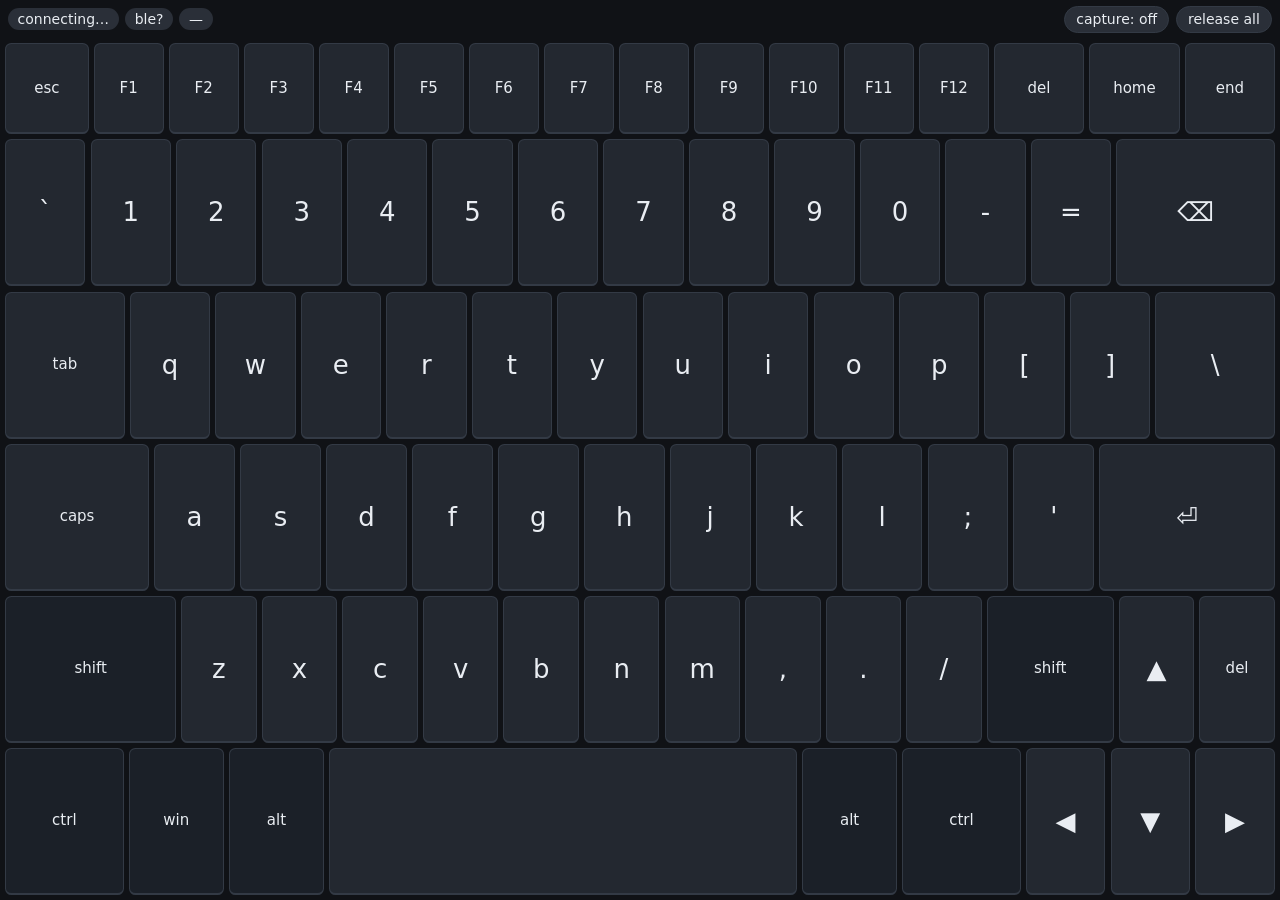
<file: hidra/src/web/index.html>
<!DOCTYPE html>
<html lang="en">
<head>
<meta charset="utf-8">
<meta name="viewport" content="width=device-width, initial-scale=1, maximum-scale=1, user-scalable=no, viewport-fit=cover">
<meta name="mobile-web-app-capable" content="yes">
<meta name="apple-mobile-web-app-capable" content="yes">
<meta name="theme-color" content="#101216">
<title>HIDRA keyboard</title>
<link rel="stylesheet" href="style.css">
</head>
<body>

<div id="bar">
  <span class="pill" id="ws">connecting…</span>
  <span class="pill" id="ble">ble?</span>
  <span class="pill" id="bat">—</span>
  <span class="spacer"></span>
  <button id="capture">capture: off</button>
  <button id="panic">release all</button>
</div>

<div id="board"></div>

<script src="keymap.js"></script>
<script src="transport.js"></script>
<script src="app.js"></script>
</body>
</html>
</file>
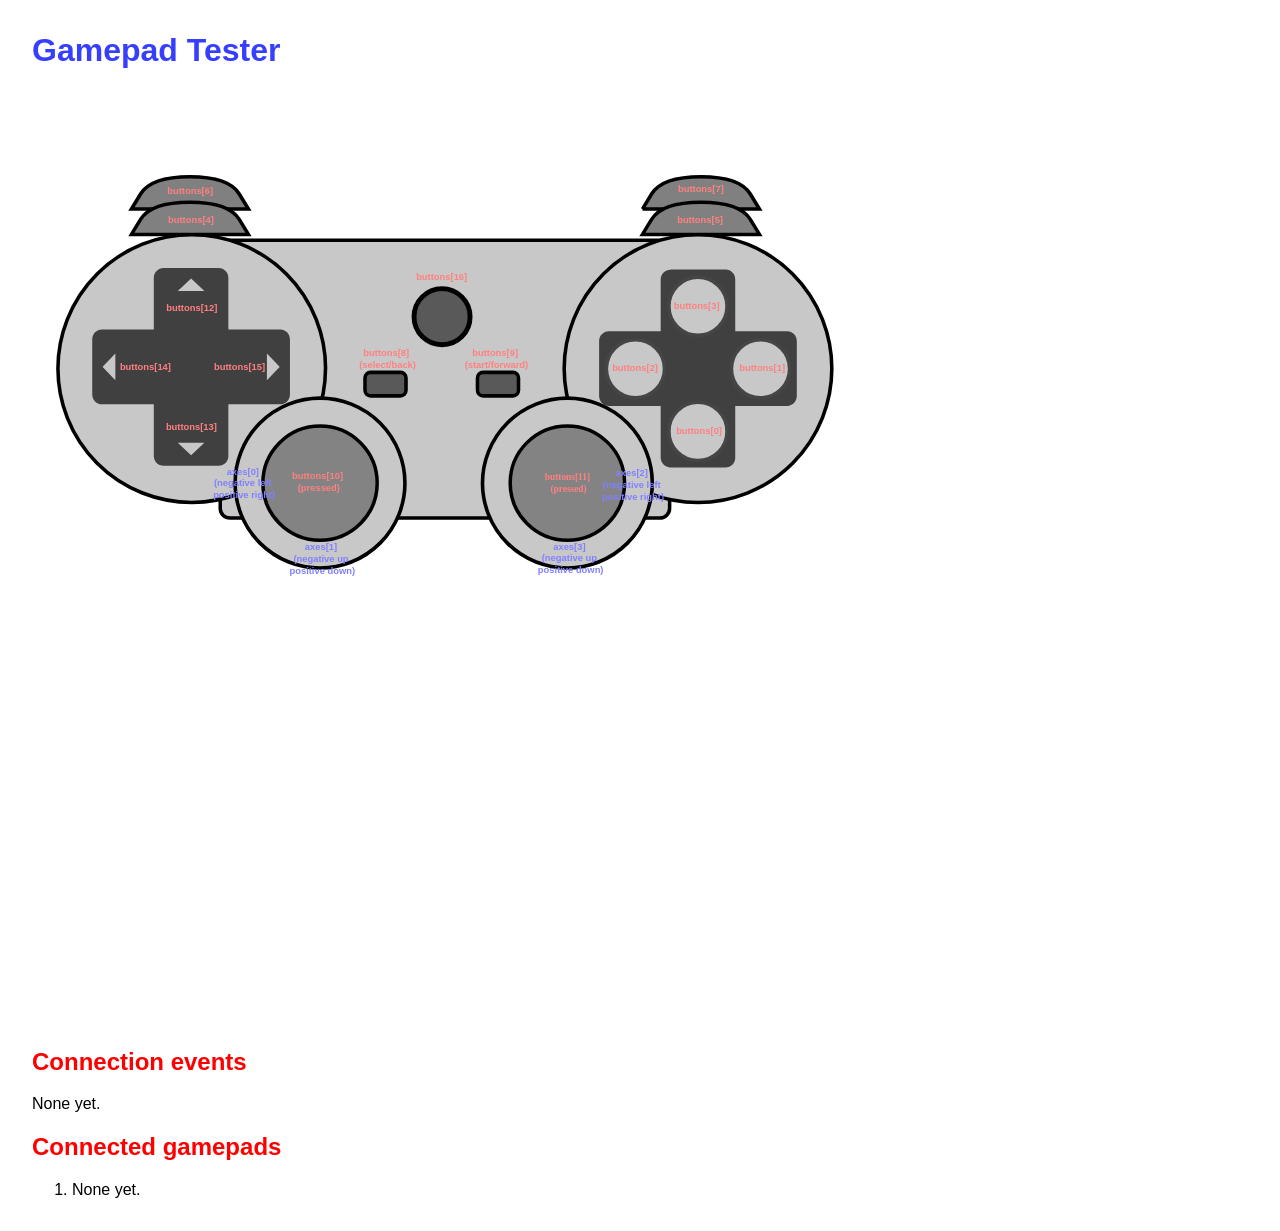
<file: robodancer/web/joy/index.html>
<!DOCTYPE html>
<html lang="en">
  <head>
    <meta charset="utf-8" />
    <meta http-equiv="X-UA-Compatible" content="IE=edge" />
    <meta name="viewport" content="width=device-width, initial-scale=1" />
    <script>
      if (!isSecureContext) {
        location.protocol = 'https:';
      }
    </script>
    <title>🎮 Gamepad Demo</title>

    <!-- import the webpage's stylesheet -->
    <link rel="stylesheet" href="style.css" />

    <!-- import the webpage's javascript file -->
    <script src="script.js" defer></script>
  </head>
  <body>
    <h1>Gamepad Tester</h1>
    <p>
      <svg
        xmlns="http://www.w3.org/2000/svg"
        viewbox="0 0 1552.4 1144.1"
        version="1.0"
      >
        <g transform="translate(-260.3 119.4)">
          <path
            d="M513 72.5c-7 0-12.4 5.6-12.4 12.5v329.7c0 7 5.5 12.4 12.4 12.4h548.8c7 0 12.5-5.5 12.5-12.4V85c0-6.9-5.6-12.5-12.5-12.5H513z"
            fill="#c8c8c8"
            fill-rule="evenodd"
            stroke="#000"
            stroke-width="4.5"
            stroke-linecap="round"
            stroke-linejoin="round"
          />
          <rect
            ry="12.1"
            rx="12.5"
            y="100.8"
            x="529"
            height="308.6"
            width="516.9"
            fill="#c8c8c8"
            fill-rule="evenodd"
          />
          <g fill="gray" fill-rule="evenodd" stroke="#000">
            <path
              d="M387.2 32.6h149.4l-11.7-19.2c-7.7-12.6-27.6-22-63-22s-55.3 9.4-63 22l-11.7 19.2z"
              stroke-width="4.50669"
            />
            <path
              d="M387.2 65h149.4l-11.7-19.2c-7.7-12.7-27.6-22-63-22s-55.3 9.3-63 22L387.2 65z"
              stroke-width="4.50669"
            />
          </g>
          <path
            d="M635 236.3a170.8 170.8 0 11-341.6 0 170.8 170.8 0 01341.7 0z"
            fill="#c8c8c8"
            fill-rule="evenodd"
            stroke="#000"
            stroke-linecap="round"
            stroke-linejoin="round"
            stroke-width="4.53798"
          />
          <path
            d="M736.4 382.4a108.4 108.4 0 11-216.8 0 108.4 108.4 0 01216.8 0z"
            fill="#c8c8c8"
            fill-rule="evenodd"
            stroke="#000"
            stroke-width="4.606832"
            stroke-linecap="round"
            stroke-linejoin="round"
          />
          <path
            d="M701 382.4a73 73 0 11-146 0 73 73 0 01146 0z"
            fill="#404040"
            fill-opacity=".5"
            fill-rule="evenodd"
            stroke="#000"
            stroke-width="4.462873999999999"
            stroke-linecap="round"
            stroke-linejoin="round"
          />
          <g fill="gray" fill-rule="evenodd" stroke="#000">
            <path
              d="M1039.6 32.6H1189l-11.7-19.2c-7.7-12.6-27.7-22-63-22-35.4 0-55.3 9.4-63 22l-11.7 19.2z"
              stroke-width="4.50669"
            />
            <path
              d="M1039.6 65H1189l-11.7-19.2c-7.7-12.7-27.7-22-63-22-35.4 0-55.3 9.3-63 22L1039.6 65z"
              stroke-width="4.50669"
            />
          </g>
          <path
            d="M939.7 236.3a170.8 170.8 0 10341.7 0 170.8 170.8 0 00-341.7 0z"
            fill="#c8c8c8"
            fill-rule="evenodd"
            stroke="#000"
            stroke-linecap="round"
            stroke-linejoin="round"
            stroke-width="4.53798"
          />
          <path
            d="M1075.5 110c-7 0-12.6 5.6-12.6 12.5v66h-66.2c-6.9 0-12.4 5.7-12.4 12.6v70.3c0 7 5.5 12.5 12.4 12.5h66.2v66c0 7 5.6 12.6 12.6 12.6h70.2c7 0 12.4-5.6 12.4-12.5v-66h66.2c7 0 12.4-5.7 12.4-12.6V201c0-6.9-5.5-12.5-12.4-12.5h-66.2v-66c0-7-5.4-12.6-12.4-12.6h-70.2z"
            fill="#404040"
            fill-rule="evenodd"
          />
          <rect
            width="52.4"
            height="30"
            x="685.4"
            y="241.1"
            rx="7.1"
            ry="7.1"
            fill="#595959"
            fill-rule="evenodd"
            stroke="#000"
            stroke-width="4.5"
            stroke-linecap="round"
            stroke-linejoin="round"
          />
          <path
            d="M819.6 170a35.8 35.8 0 11-71.6 0 35.8 35.8 0 0171.6 0z"
            fill="#595959"
            fill-rule="evenodd"
            stroke="#000"
            stroke-linecap="round"
            stroke-linejoin="round"
            stroke-width="6.2172"
          />
          <path
            d="M1147.6 156.7a37.1 37.1 0 11-74.2 0 37.1 37.1 0 0174.2 0zM1147.6 316.4a37.1 37.1 0 11-74.2 0 37.1 37.1 0 0174.2 0zM1153.2 236.5a37.1 37.1 0 1174.3 0 37.1 37.1 0 01-74.3 0zM993.6 236.5a37.1 37.1 0 1174.2 0 37.1 37.1 0 01-74.2 0z"
            fill="#c8c8c8"
            fill-rule="evenodd"
            stroke="#454545"
            stroke-linecap="round"
            stroke-linejoin="round"
            stroke-width="4.50669"
          />
          <path
            d="M428.3 107.8c-6.9 0-12.5 5.6-12.5 12.6v66h-66.2c-6.9 0-12.4 5.6-12.4 12.5v70.3c0 7 5.5 12.6 12.4 12.6h66.2v66c0 7 5.6 12.5 12.5 12.5h70.3c7 0 12.4-5.6 12.4-12.5v-66h66.2c7 0 12.4-5.7 12.4-12.6V199c0-6.9-5.5-12.5-12.4-12.5H511v-66c0-7-5.5-12.6-12.4-12.6h-70.3z"
            fill="#404040"
            fill-rule="evenodd"
          />
          <path
            d="M1052.2 382.4a108.4 108.4 0 11-216.8 0 108.4 108.4 0 01216.8 0z"
            fill="#c8c8c8"
            fill-rule="evenodd"
            stroke="#000"
            stroke-width="4.606832"
            stroke-linecap="round"
            stroke-linejoin="round"
          />
          <path
            d="M1016.8 382.4a73 73 0 11-146 0 73 73 0 01146 0z"
            fill="#404040"
            fill-opacity=".5"
            fill-rule="evenodd"
            stroke="#000"
            stroke-width="4.462873999999999"
            stroke-linecap="round"
            stroke-linejoin="round"
          />
          <g fill="#c8c8c8" fill-rule="evenodd">
            <path
              d="M463.4 121.1l-17 16.2h34l-17-16.2zM463.4 347l-17-16.2h34l-17 16.2zM576.4 234l-16.2-17v34.1l16.2-17zM350.5 234l16.2-17v34.1l-16.2-17z"
            />
          </g>
          <rect
            width="52.4"
            height="30"
            x="829"
            y="241.1"
            rx="7.1"
            ry="7.1"
            fill="#595959"
            fill-rule="evenodd"
            stroke="#000"
            stroke-width="4.5"
            stroke-linecap="round"
            stroke-linejoin="round"
          />
          <text
            x="83.8"
            y="-8.1"
            transform="translate(260.3 473.7)"
            font-size="40"
            font-weight="400"
            font-family="Bitstream Vera Sans"
          />
          <text
            style="text-align:center;line-height:125%;-inkscape-font-specification:Arial Bold"
            x="1111.9"
            y="320.4"
            font-size="12"
            font-weight="700"
            text-anchor="middle"
            fill="#ff8080"
            font-family="Arial"
          >
            <tspan
              x="1111.9"
              y="320.4"
              style="text-align:center;line-height:125%;-inkscape-font-specification:Arial Bold"
            >
              buttons[0]
            </tspan>
          </text>
          <text
            style="text-align:center;line-height:125%;-inkscape-font-specification:Arial Bold"
            x="1192.4"
            y="239.2"
            font-size="12"
            font-weight="700"
            text-anchor="middle"
            fill="#ff8080"
            font-family="Arial"
          >
            <tspan
              x="1192.4"
              y="239.2"
              style="text-align:center;line-height:125%;-inkscape-font-specification:Arial Bold"
            >
              buttons[1]
            </tspan>
          </text>
          <text
            style="text-align:center;line-height:125%;-inkscape-font-specification:Arial Bold"
            x="1030.2"
            y="239.2"
            font-size="12"
            font-weight="700"
            text-anchor="middle"
            fill="#ff8080"
            font-family="Arial"
          >
            <tspan
              x="1030.2"
              y="239.2"
              style="text-align:center;line-height:125%;-inkscape-font-specification:Arial Bold"
            >
              buttons[2]
            </tspan>
          </text>
          <text
            style="text-align:center;line-height:125%;-inkscape-font-specification:Arial Bold"
            x="1108.8"
            y="159.8"
            font-size="12"
            font-weight="700"
            text-anchor="middle"
            fill="#ff8080"
            font-family="Arial"
          >
            <tspan
              x="1108.8"
              y="159.8"
              style="text-align:center;line-height:125%;-inkscape-font-specification:Arial Bold"
            >
              buttons[3]
            </tspan>
          </text>
          <text
            style="text-align:center;line-height:125%;-inkscape-font-specification:Arial Bold"
            x="463.2"
            y="50.3"
            font-size="12"
            font-weight="700"
            text-anchor="middle"
            fill="#ff8080"
            font-family="Arial"
          >
            <tspan
              x="463.2"
              y="50.3"
              style="text-align:center;line-height:125%;-inkscape-font-specification:Arial Bold"
            >
              buttons[4]
            </tspan>
          </text>
          <text
            style="text-align:center;line-height:125%;-inkscape-font-specification:Arial Bold"
            x="1113.2"
            y="50.3"
            font-size="12"
            font-weight="700"
            text-anchor="middle"
            fill="#ff8080"
            font-family="Arial"
          >
            <tspan
              x="1113.2"
              y="50.3"
              style="text-align:center;line-height:125%;-inkscape-font-specification:Arial Bold"
            >
              buttons[5]
            </tspan>
          </text>
          <text
            style="text-align:center;line-height:125%;-inkscape-font-specification:Arial Bold"
            x="462.2"
            y="13.3"
            font-size="12"
            font-weight="700"
            text-anchor="middle"
            fill="#ff8080"
            font-family="Arial"
          >
            <tspan
              x="462.2"
              y="13.3"
              style="text-align:center;line-height:125%;-inkscape-font-specification:Arial Bold"
            >
              buttons[6]
            </tspan>
          </text>
          <text
            style="text-align:center;line-height:125%;-inkscape-font-specification:Arial Bold"
            x="1114.2"
            y="11.3"
            font-size="12"
            font-weight="700"
            text-anchor="middle"
            fill="#ff8080"
            font-family="Arial"
          >
            <tspan
              x="1114.2"
              y="11.3"
              style="text-align:center;line-height:125%;-inkscape-font-specification:Arial Bold"
            >
              buttons[7]
            </tspan>
          </text>
          <text
            style="text-align:center;line-height:125%;-inkscape-font-specification:Arial Bold"
            x="714.2"
            y="220.8"
            font-size="12"
            font-weight="700"
            text-anchor="middle"
            fill="#ff8080"
            font-family="Arial"
          >
            <tspan
              x="714.2"
              y="220.8"
              style="text-align:center;line-height:125%;-inkscape-font-specification:Arial Bold"
            >
              buttons[8]
            </tspan>
            <tspan
              x="714.2"
              y="235.8"
              style="text-align:center;line-height:125%;-inkscape-font-specification:Arial Bold"
            >
              (select/back)
            </tspan>
          </text>
          <text
            style="text-align:center;line-height:125%;-inkscape-font-specification:Arial Bold"
            x="853.2"
            y="220.8"
            font-size="12"
            font-weight="700"
            text-anchor="middle"
            fill="#ff8080"
            font-family="Arial"
          >
            <tspan
              x="853.2"
              y="220.8"
              style="text-align:center;line-height:125%;-inkscape-font-specification:Arial Bold"
            >
              buttons[9]
            </tspan>
            <tspan
              x="853.2"
              y="235.8"
              style="text-align:center;line-height:125%;-inkscape-font-specification:Arial Bold"
            >
              (start/forward)
            </tspan>
          </text>
          <text
            style="text-align:center;line-height:125%;-inkscape-font-specification:Arial Bold"
            x="531.1"
            y="371.5"
            font-size="12"
            font-weight="700"
            text-anchor="middle"
            fill="#8080ff"
            font-family="Arial"
          >
            <tspan
              x="531.1"
              y="371.5"
              style="text-align:center;line-height:125%;-inkscape-font-specification:Arial Bold"
            >
              axes[0]
            </tspan>
            <tspan
              x="531.1"
              y="386.5"
              style="text-align:center;line-height:125%;-inkscape-font-specification:Arial Bold"
            >
              (negative left
            </tspan>
            <tspan
              x="531.1"
              y="401.5"
              style="text-align:center;line-height:125%;-inkscape-font-specification:Arial Bold"
            >
              positive right)
            </tspan>
          </text>
          <text
            style="text-align:center;-inkscape-font-specification:Droid Sans Bold"
            x="945.3"
            y="378.8"
            font-size="40"
            font-weight="700"
            text-anchor="middle"
            fill="#ff8080"
            font-family="Droid Sans"
          >
            <tspan
              x="945.3"
              y="378.8"
              style="text-align:center;-inkscape-font-specification:Droid Sans Bold"
              font-size="12"
            >
              buttons[11]
            </tspan>
            <tspan
              x="945.3"
              y="393.8"
              style="text-align:center;-inkscape-font-specification:Droid Sans Bold"
              font-size="12"
            >
              (pressed)
            </tspan>
          </text>
          <text
            style="text-align:center;line-height:125%;-inkscape-font-specification:Arial Bold"
            x="464.3"
            y="162.8"
            font-size="12"
            font-weight="700"
            text-anchor="middle"
            fill="#ff8080"
            font-family="Arial"
          >
            <tspan
              x="464.3"
              y="162.8"
              style="text-align:center;line-height:125%;-inkscape-font-specification:Arial Bold"
            >
              buttons[12]
            </tspan>
          </text>
          <text
            style="text-align:center;line-height:125%;-inkscape-font-specification:Arial Bold"
            x="463.8"
            y="314.3"
            font-size="12"
            font-weight="700"
            text-anchor="middle"
            fill="#ff8080"
            font-family="Arial"
          >
            <tspan
              x="463.8"
              y="314.3"
              style="text-align:center;line-height:125%;-inkscape-font-specification:Arial Bold"
            >
              buttons[13]
            </tspan>
          </text>
          <text
            style="text-align:center;line-height:125%;-inkscape-font-specification:Arial Bold"
            x="405.1"
            y="237.8"
            font-size="12"
            font-weight="700"
            text-anchor="middle"
            fill="#ff8080"
            font-family="Arial"
          >
            <tspan
              x="405.1"
              y="237.8"
              style="text-align:center;line-height:125%;-inkscape-font-specification:Arial Bold"
            >
              buttons[14]
            </tspan>
          </text>
          <text
            style="text-align:center;line-height:125%;-inkscape-font-specification:Arial Bold"
            x="525.3"
            y="238.3"
            font-size="12"
            font-weight="700"
            text-anchor="middle"
            fill="#ff8080"
            font-family="Arial"
          >
            <tspan
              x="525.3"
              y="238.3"
              style="text-align:center;line-height:125%;-inkscape-font-specification:Arial Bold"
            >
              buttons[15]
            </tspan>
          </text>
          <text
            style="text-align:center;line-height:125%;-inkscape-font-specification:Arial Bold"
            x="783.3"
            y="123.8"
            font-size="12"
            font-weight="700"
            text-anchor="middle"
            fill="#ff8080"
            font-family="Arial"
          >
            <tspan
              x="783.3"
              y="123.8"
              style="text-align:center;line-height:125%;-inkscape-font-specification:Arial Bold"
            >
              buttons[16]
            </tspan>
          </text>
          <text
            style="text-align:center;line-height:125%;-inkscape-font-specification:Arial Bold"
            x="626.5"
            y="377.6"
            font-size="12"
            font-weight="700"
            text-anchor="middle"
            fill="#ff8080"
            font-family="Arial"
          >
            <tspan
              x="626.5"
              y="377.6"
              style="text-align:center;line-height:125%;-inkscape-font-specification:Arial Bold"
            >
              buttons[10]
            </tspan>
            <tspan
              x="626.5"
              y="392.6"
              style="text-align:center;line-height:125%;-inkscape-font-specification:Arial Bold"
            >
              (pressed)
            </tspan>
          </text>
          <text
            style="text-align:center;line-height:125%;-inkscape-font-specification:Arial Bold"
            x="630.9"
            y="467.9"
            font-size="12"
            font-weight="700"
            text-anchor="middle"
            fill="#8080ff"
            font-family="Arial"
          >
            <tspan
              x="630.9"
              y="467.9"
              style="text-align:center;line-height:125%;-inkscape-font-specification:Arial Bold"
            >
              axes[1]
            </tspan>
            <tspan
              x="630.9"
              y="482.9"
              style="text-align:center;line-height:125%;-inkscape-font-specification:Arial Bold"
            >
              (negative up
            </tspan>
            <tspan
              x="630.9"
              y="497.9"
              style="text-align:center;line-height:125%;-inkscape-font-specification:Arial Bold"
            >
              positive down)
            </tspan>
          </text>
          <text
            style="text-align:center;line-height:125%;-inkscape-font-specification:Arial Bold"
            x="1027.6"
            y="373.6"
            font-size="12"
            font-weight="700"
            text-anchor="middle"
            fill="#8080ff"
            font-family="Arial"
          >
            <tspan
              x="1027.6"
              y="373.6"
              style="text-align:center;line-height:125%;-inkscape-font-specification:Arial Bold"
            >
              axes[2]
            </tspan>
            <tspan
              x="1027.6"
              y="388.6"
              style="text-align:center;line-height:125%;-inkscape-font-specification:Arial Bold"
            >
              (negative left
            </tspan>
            <tspan
              x="1027.6"
              y="403.6"
              style="text-align:center;line-height:125%;-inkscape-font-specification:Arial Bold"
            >
              positive right)
            </tspan>
          </text>
          <text
            style="text-align:center;line-height:125%;-inkscape-font-specification:Arial Bold"
            x="948"
            y="467.5"
            font-size="12"
            font-weight="700"
            text-anchor="middle"
            fill="#8080ff"
            font-family="Arial"
          >
            <tspan
              x="948"
              y="467.5"
              style="text-align:center;line-height:125%;-inkscape-font-specification:Arial Bold"
            >
              axes[3]
            </tspan>
            <tspan
              x="948"
              y="482.5"
              style="text-align:center;line-height:125%;-inkscape-font-specification:Arial Bold"
            >
              (negative up
            </tspan>
            <tspan
              x="948"
              y="497.5"
              style="text-align:center;line-height:125%;-inkscape-font-specification:Arial Bold"
            >
              positive down)
            </tspan>
          </text>
        </g>
      </svg>
    </p>
    <p>
      <button type="button">📳 Vibrate</button>
    </p>
    <h2>Connection events</h2>
    <div>None yet.</div>
    <h2>Connected gamepads</h2>
    <ol>
      <li>None yet.</li>
    </ol>
  </body>
</html>
</file>
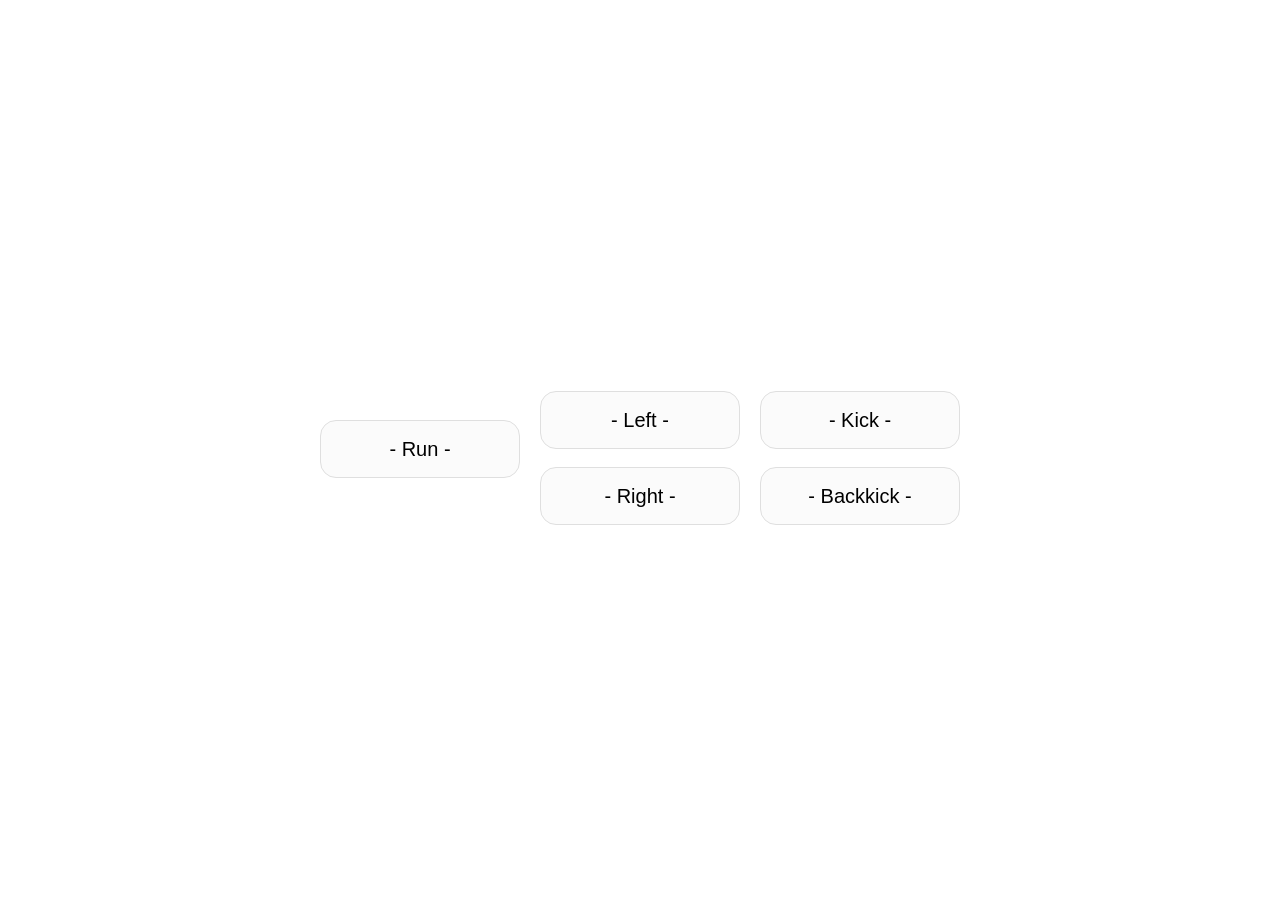
<file: rpi/remote_display/player-one.html>
<head>
    <meta name="viewport" content="width=device-width, initial-scale=1.0, minimum-scale=1.0, maximum-scale=1.0">
    <script src="https://head2toes.asuscomm.com/api/fetch.js"></script>
</head>

<body>
    <style>
        .center-screen {
        display: flex;
        justify-content: center;
        align-items: center;
        text-align: center;
        min-height: 100vh;
        }

/* CSS */
.bttn {
  align-items: center;
  background-color: rgba(240, 240, 240, 0.26);
  border: 1px solid #DFDFDF;
  border-radius: 16px;
  box-sizing: border-box;
  color: #000000;
  cursor: pointer;
  display: flex;
  font-family: Inter, sans-serif;
  font-size: 18px;
  justify-content: center;
  line-height: 28px;
  max-width: 100%;
  padding: 14px 22px;
  text-decoration: none;
  transition: all .2s;
  user-select: none;
  -webkit-user-select: none;
  touch-action: manipulation;
  width: 100%;
}

.bttn:active,
.bttn:hover {
  outline: 0;
}

.bttn:hover {
  background-color: #FFFFFF;
  border-color: rgba(0, 0, 0, 0.19);
}

@media (min-width: 768px) {
  .bttn {
    font-size: 20px;
    min-width: 200px;
    padding: 14px 16px;
  }
}
    </style>
    <div id="msg">
    </div>

    <div class="center-screen">
        <div>
            <button id='run' class="bttn"> - Run - </button>
            &nbsp;
        </div>
        <div  style="padding: 20px">
        <span>
            <button id='left' class="bttn"> - Left - </button>
            &nbsp;
            <button id='right' class="bttn"> - Right - </button>
        </span>
        </div>
        <div>
            <button id='kick' class="bttn"> - Kick - </button>
            &nbsp;
            <button id='backkick' class="bttn"> - Backkick - </button>
        </div>
    </div>


    <script>
        document.getElementById('left').onclick = left;
        document.getElementById('run').onclick = run;
        document.getElementById('right').onclick = right;
        document.getElementById('kick').onclick = kick;
        document.getElementById('backkick').onclick = backkick;
        const url = "/sub/example/player.json";

        function left() {
            doOp('left');
        }

        function right() {
            doOp('right');
        }

        function run() {
            doOp('run');
        }

        function kick() {
            doOp('kick');
        }

        function backkick() {
            doOp('backkick');
        }

        function doOp(op) {
            let hdrs = {};
            let payload = `{"op":"${op}","player":"one"}`;
            try {
                put(url, payload, hdrs);
            } catch (err) {
                console.log(err);
            }
        }
    </script>
</body>
</file>
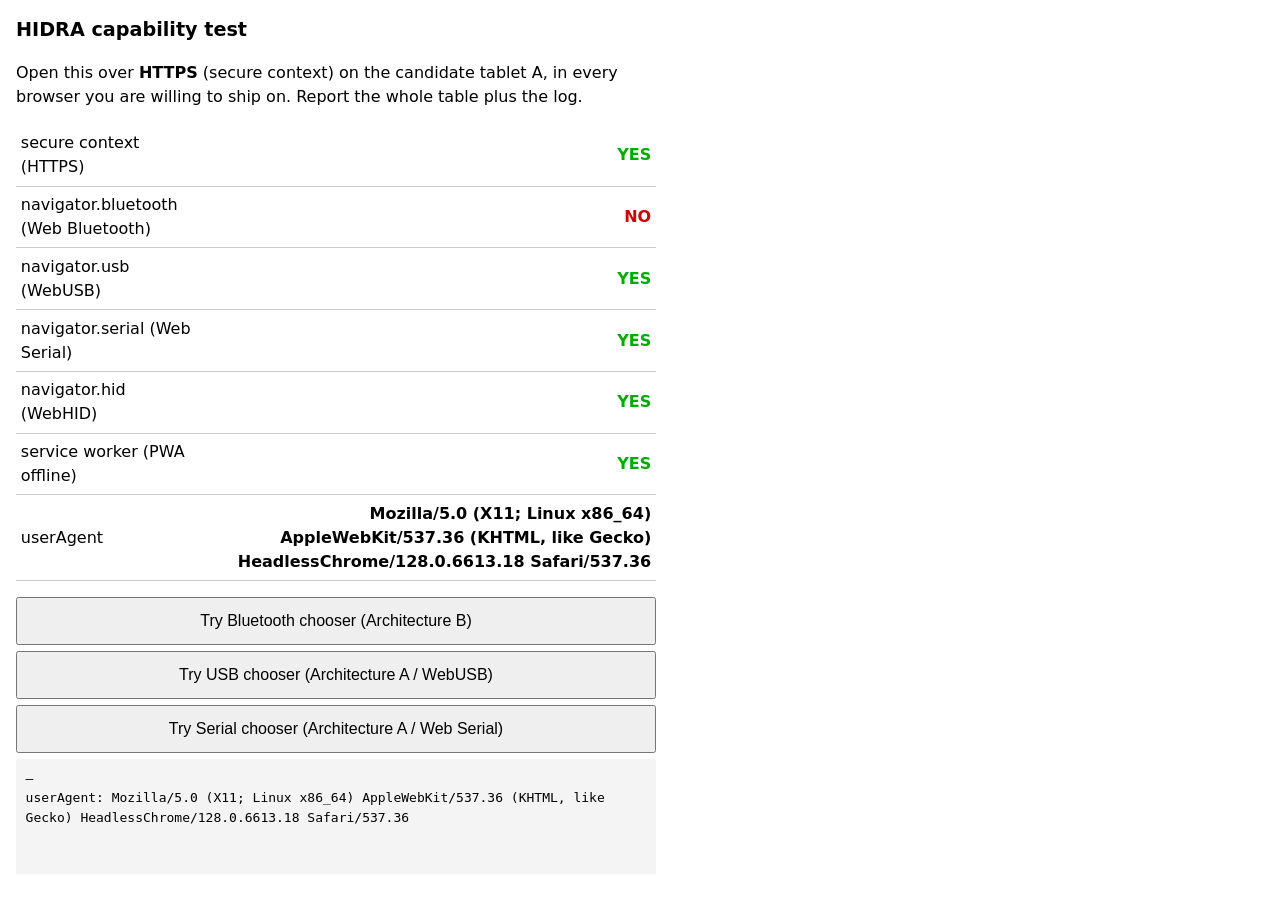
<file: hidra/src/web/captest.html>
<!DOCTYPE html>
<html lang="en">
<head>
<meta charset="utf-8">
<meta name="viewport" content="width=device-width, initial-scale=1">
<title>HIDRA capability test</title>
<style>
  body { font: 16px/1.5 system-ui, sans-serif; margin: 1rem; max-width: 40rem; }
  h1 { font-size: 1.2rem; }
  table { border-collapse: collapse; width: 100%; margin-bottom: 1rem; }
  td { border-bottom: 1px solid #ccc; padding: .4rem .3rem; }
  td:last-child { text-align: right; font-weight: bold; }
  .yes { color: #0a0; } .no { color: #c00; }
  button { display: block; width: 100%; padding: .8rem; margin: .4rem 0; font-size: 1rem; }
  #log { white-space: pre-wrap; background: #f4f4f4; padding: .6rem; font-family: monospace;
         font-size: 13px; min-height: 6rem; }
</style>
</head>
<body>
<h1>HIDRA capability test</h1>
<p>Open this over <b>HTTPS</b> (secure context) on the candidate tablet A, in every browser you
are willing to ship on. Report the whole table plus the log.</p>

<table id="caps"></table>

<button id="bt">Try Bluetooth chooser (Architecture B)</button>
<button id="usb">Try USB chooser (Architecture A / WebUSB)</button>
<button id="ser">Try Serial chooser (Architecture A / Web Serial)</button>

<div id="log">—</div>

<script>
const log = (...a) => {
  document.getElementById('log').textContent += '\n' + a.join(' ');
};

const caps = {
  'secure context (HTTPS)': isSecureContext,
  'navigator.bluetooth (Web Bluetooth)': 'bluetooth' in navigator,
  'navigator.usb (WebUSB)': 'usb' in navigator,
  'navigator.serial (Web Serial)': 'serial' in navigator,
  'navigator.hid (WebHID)': 'hid' in navigator,
  'service worker (PWA offline)': 'serviceWorker' in navigator,
};
const t = document.getElementById('caps');
for (const [k, v] of Object.entries(caps)) {
  t.insertAdjacentHTML('beforeend',
    `<tr><td>${k}</td><td class="${v ? 'yes' : 'no'}">${v ? 'YES' : 'NO'}</td></tr>`);
}
t.insertAdjacentHTML('beforeend', `<tr><td>userAgent</td><td>${navigator.userAgent}</td></tr>`);
log('userAgent:', navigator.userAgent);

document.getElementById('bt').onclick = async () => {
  try {
    const d = await navigator.bluetooth.requestDevice({
      acceptAllDevices: true,
      optionalServices: ['6e400001-b5a3-f393-e0a9-e50e24dcca9e'],  // Nordic UART, our control svc
    });
    log('BT picked:', d.name, d.id);
    const s = await d.gatt.connect();
    log('BT GATT connected:', s.connected);
  } catch (e) { log('BT error:', e.name, e.message); }
};

document.getElementById('usb').onclick = async () => {
  try {
    const d = await navigator.usb.requestDevice({ filters: [] });
    log('USB picked:', d.manufacturerName, d.productName,
        'vid=0x' + d.vendorId.toString(16), 'pid=0x' + d.productId.toString(16));
    await d.open();
    log('USB opened, configuration:', d.configuration?.configurationValue);
    for (const i of d.configuration.interfaces) {
      const a = i.alternate;
      log(`  iface ${i.interfaceNumber} class=${a.interfaceClass} sub=${a.interfaceSubclass} proto=${a.interfaceProtocol}`);
      try { await d.claimInterface(i.interfaceNumber); log(`  iface ${i.interfaceNumber} CLAIMED`); }
      catch (e) { log(`  iface ${i.interfaceNumber} claim failed:`, e.message); }
    }
  } catch (e) { log('USB error:', e.name, e.message); }
};

document.getElementById('ser').onclick = async () => {
  try {
    const p = await navigator.serial.requestPort();
    log('Serial picked:', JSON.stringify(p.getInfo()));
    await p.open({ baudRate: 115200 });
    log('Serial opened OK');
    await p.close();
  } catch (e) { log('Serial error:', e.name, e.message); }
};
</script>
</body>
</html>
</file>
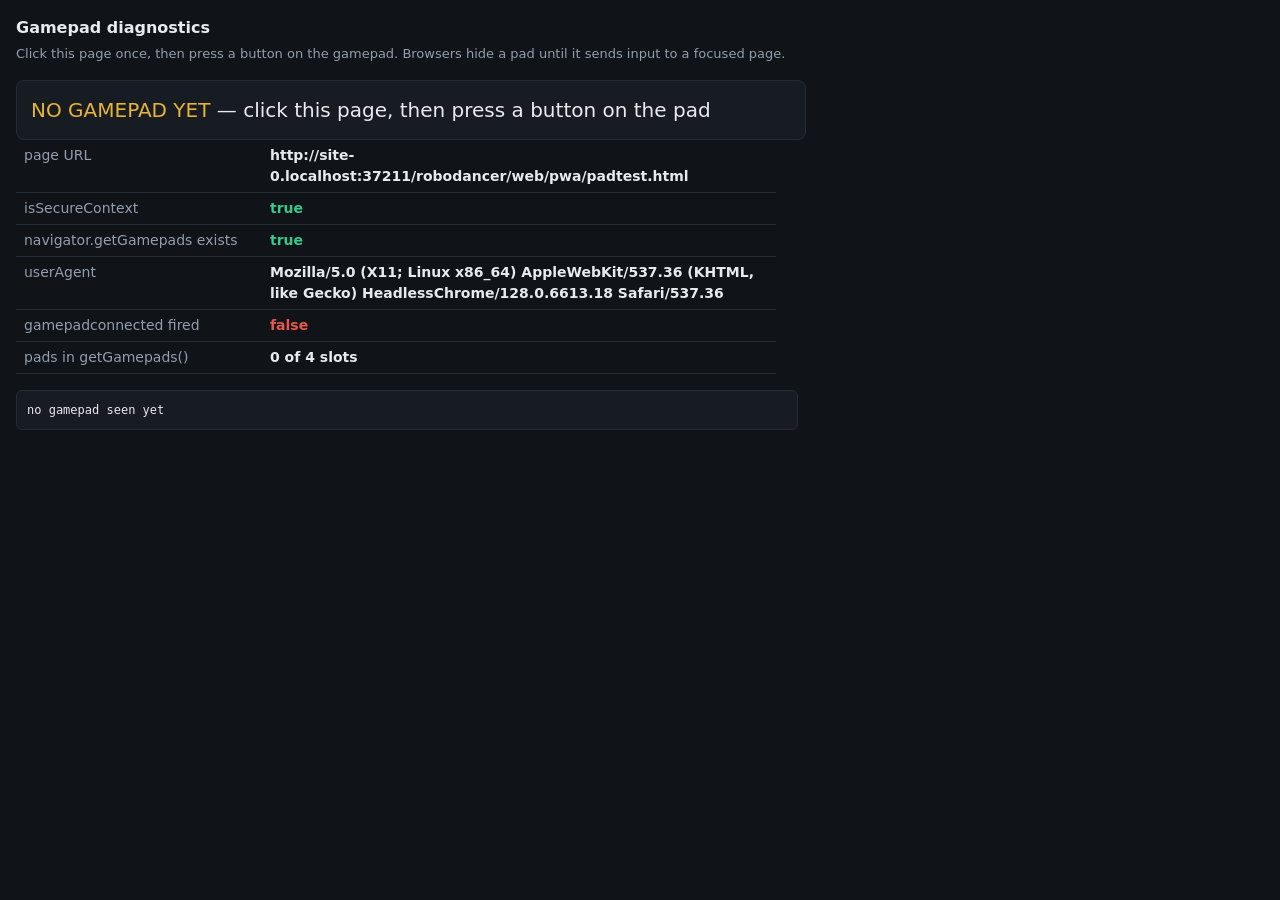
<file: robodancer/web/pwa/padtest.html>
<!DOCTYPE html>
<html lang="en">
<head>
  <meta charset="utf-8">
  <meta name="viewport" content="width=device-width, initial-scale=1">
  <title>Robodancer - gamepad diagnostics</title>
  <style>
    body { margin: 0; padding: 16px; background: #101318; color: #e7eaee;
           font: 14px/1.5 system-ui, sans-serif; }
    h1 { font-size: 16px; margin: 0 0 4px; }
    p.sub { color: #939eae; margin: 0 0 16px; font-size: 13px; }
    table { border-collapse: collapse; width: 100%; max-width: 760px; margin-bottom: 16px; }
    td { padding: 5px 8px; border-bottom: 1px solid #262c36; vertical-align: top; }
    td:first-child { color: #939eae; width: 230px; }
    b { font-weight: 600; }
    .yes { color: #35c98a; } .no { color: #e8574a; } .warn { color: #e8b339; }
    pre { background: #171b22; border: 1px solid #262c36; border-radius: 6px;
          padding: 10px; overflow-x: auto; font-size: 12px; max-width: 760px; }
    .big { font-size: 20px; padding: 14px; background: #171b22;
           border: 1px solid #262c36; border-radius: 8px; max-width: 760px; }
  </style>
</head>
<body>
  <h1>Gamepad diagnostics</h1>
  <p class="sub">Click this page once, then press a button on the gamepad.
     Browsers hide a pad until it sends input to a focused page.</p>

  <div class="big" id="verdict">waiting for input...</div>
  <table id="env"></table>
  <pre id="raw">no gamepad seen yet</pre>

  <script>
    var envRows = [
      ['page URL', location.href],
      ['isSecureContext', window.isSecureContext],
      ['navigator.getGamepads exists', typeof navigator.getGamepads === 'function'],
      ['userAgent', navigator.userAgent]
    ];
    var seenConnect = null, everSaw = false;

    function cls(v) { return v === true ? 'yes' : (v === false ? 'no' : ''); }

    function renderEnv() {
      var rows = envRows.concat([
        ['gamepadconnected fired', seenConnect || false],
        ['pads in getGamepads()', padCount()]
      ]);
      document.getElementById('env').innerHTML = rows.map(function (r) {
        return '<tr><td>' + r[0] + '</td><td class="' + cls(r[1]) +
               '"><b>' + String(r[1]) + '</b></td></tr>';
      }).join('');
    }

    function padCount() {
      if (typeof navigator.getGamepads !== 'function') return 'n/a';
      var pads = navigator.getGamepads(), n = 0;
      for (var i = 0; i < pads.length; i++) if (pads[i]) n++;
      return n + ' of ' + pads.length + ' slots';
    }

    window.addEventListener('gamepadconnected', function (e) {
      seenConnect = e.gamepad.id;
      renderEnv();
    });
    window.addEventListener('gamepaddisconnected', function () {
      seenConnect = 'disconnected';
      renderEnv();
    });

    function tick() {
      var pads = typeof navigator.getGamepads === 'function'
                 ? navigator.getGamepads() : [];
      var pad = null;
      for (var i = 0; i < pads.length; i++) if (pads[i]) { pad = pads[i]; break; }

      var v = document.getElementById('verdict');
      if (pad) {
        everSaw = true;
        v.innerHTML = '<span class="yes">GAMEPAD VISIBLE</span> &mdash; ' + pad.id;
        var pressed = [];
        for (var b = 0; b < pad.buttons.length; b++)
          if (pad.buttons[b].pressed) pressed.push(b);
        document.getElementById('raw').textContent =
          'id       : ' + pad.id + '\n' +
          'index    : ' + pad.index + '\n' +
          'mapping  : ' + (pad.mapping || '(none - non-standard layout)') + '\n' +
          'axes     : ' + Array.prototype.map.call(
              pad.axes, function (a) { return a.toFixed(2); }).join('  ') + '\n' +
          'buttons  : ' + pad.buttons.length + ' total\n' +
          'pressed  : ' + (pressed.length ? pressed.join(', ') : '(none)') + '\n' +
          '\nExpected for this app: axes 0,1 = left stick, 2,3 = right stick,\n' +
          'buttons 12,13,14,15 = d-pad up,down,left,right, mapping "standard".';
      } else if (!everSaw) {
        v.innerHTML = '<span class="warn">NO GAMEPAD YET</span> &mdash; ' +
                      'click this page, then press a button on the pad';
      } else {
        v.innerHTML = '<span class="no">GAMEPAD LOST</span>';
      }
      renderEnv();
      requestAnimationFrame(tick);
    }
    renderEnv();
    tick();
  </script>
</body>
</html>
</file>
<file: hidra/src/web/style.css>
:root {
  color-scheme: dark;
  --bg: #101216;
  --key: #232830;
  --key-edge: #333a45;
  --key-text: #e9edf2;
  --accent: #3fd0a0;
  --gap: 0.32rem;
}

* { box-sizing: border-box; }

html, body {
  height: 100%;
  margin: 0;
  overflow: hidden;                 /* the keyboard is the page; nothing scrolls */
  background: var(--bg);
  color: var(--key-text);
  font-family: system-ui, -apple-system, "Segoe UI", sans-serif;
  -webkit-user-select: none;
  user-select: none;
  -webkit-touch-callout: none;
  touch-action: none;               /* no pan/zoom stealing our pointer events */
  overscroll-behavior: none;
}

body { display: flex; flex-direction: column; }

/* ---------------------------------------------------------------- status bar */
#bar {
  display: flex;
  align-items: center;
  gap: 0.4rem;
  padding: 0.35rem 0.5rem;
  font-size: clamp(11px, 1.6vh, 14px);
  flex: 0 0 auto;
}

.pill {
  padding: 0.2rem 0.6rem;
  border-radius: 999px;
  background: #2a2f38;
  white-space: nowrap;
}
.pill.ok  { background: #17513c; color: #7ff0c4; }
.pill.bad { background: #5c1f22; color: #ffb3b3; }

#bar .spacer { flex: 1; }

#bar button {
  font: inherit;
  padding: 0.28rem 0.7rem;
  border-radius: 999px;
  border: 1px solid var(--key-edge);
  background: #2a2f38;
  color: var(--key-text);
}
#bar button.on { background: var(--accent); color: #06231a; border-color: var(--accent); }
#panic { border-color: #6b2b2b; }

/* ---------------------------------------------------------------- keyboard */
#board {
  flex: 1 1 auto;
  display: flex;
  flex-direction: column;
  gap: var(--gap);
  padding: var(--gap);
  min-height: 0;
}

.row {
  flex: 1 1 0;
  display: flex;
  gap: var(--gap);
  min-height: 0;
}

/* The function row is reference material more than a typing target — give it less height. */
.row.fnrow { flex: 0.62 1 0; font-size: 0.8em; }

.key {
  flex: 1 1 0;
  min-width: 0;
  display: flex;
  flex-direction: column;
  align-items: center;
  justify-content: center;
  gap: 0.1em;
  padding: 0;
  border: 1px solid var(--key-edge);
  border-bottom-width: 2px;
  border-radius: 0.4rem;
  background: var(--key);
  color: var(--key-text);
  font-family: inherit;
  font-size: clamp(13px, 2.9vh, 26px);
  line-height: 1;
  transition: background 40ms linear;
}

.key.wide-label { font-size: clamp(10px, 1.8vh, 15px); }
.key.mod        { background: #1b2028; font-size: clamp(10px, 1.8vh, 15px); }

.key.down   { background: var(--accent); color: #06231a; border-color: var(--accent); }
.key.armed  { background: #2c5f4e; border-color: var(--accent); }
.key.locked { background: var(--accent); color: #06231a; border-color: #7ff0c4;
              box-shadow: inset 0 0 0 2px #06231a; }

/* Shifted legends: both are in the DOM, CSS decides which shows, so no re-render on Shift. */
.lbl.alt  { display: none; }
body.shifted .lbl.base { display: none; }
body.shifted .lbl.alt  { display: block; }

/* ---------------------------------------------------------------- offline veil */
body.offline #board { opacity: 0.35; }
body.offline::after {
  content: "reconnecting…";
  position: fixed;
  inset: auto 0 45% 0;
  text-align: center;
  font-size: clamp(14px, 3vh, 24px);
  color: #ffb3b3;
  pointer-events: none;
}

/* Portrait on a tablet leaves the keys uncomfortably tall and narrow; ask for landscape. */
@media (orientation: portrait) and (max-width: 900px) {
  #board { font-size: 0.8em; }
}
</file>
<file: robodancer/web/joy/style.css>
:root {
  color-scheme: dark light;  
}

body {
  font-family: helvetica, arial, sans-serif;
  margin: 2em;
}

@media (prefers-color-scheme: dark) {
  background-color: #000;
}

h1 {
  color: #373fff;
}

h2 {
  color: red;
}

svg {
  width: 100%;
  max-width: 100%;
  height: auto;
}

button {
  visibility: hidden;
}

.highlight {
  fill: forestgreen;
}
</file>
